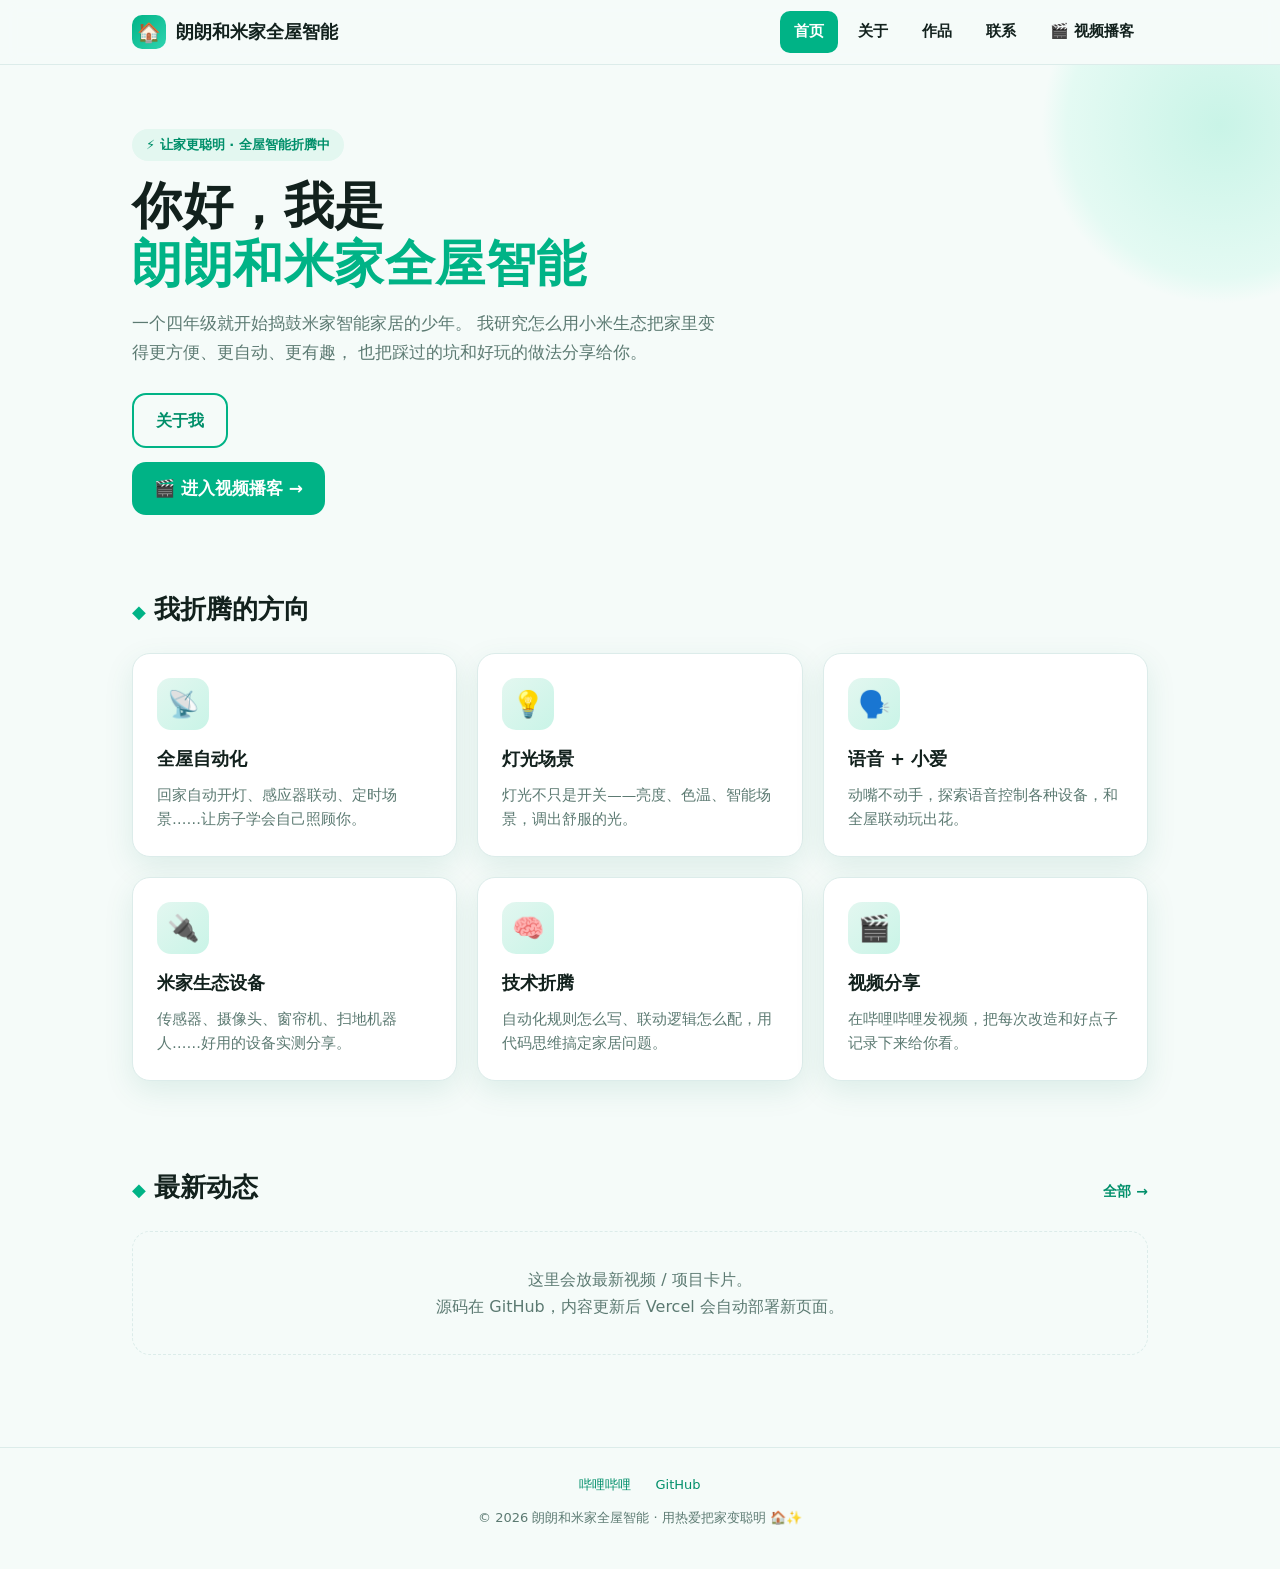
<file: index.html>
<!DOCTYPE html>
<html lang="zh-CN">
<head>
<meta charset="UTF-8">
<meta name="viewport" content="width=device-width, initial-scale=1.0">
<title>朗朗和米家全屋智能 · 首页</title>
<meta name="description" content="朗朗和米家全屋智能 —— 一个少年折腾智能家居的个人主页。让家更聪明，欢迎交流。">
<link rel="stylesheet" href="css/style.css">
<link rel="icon" href="images/favicon.svg" type="image/svg+xml">
</head>
<body>

<header class="site-head">
  <div class="wrap nav">
    <a class="brand" href="index.html">
      <span class="dot">🏠</span> 朗朗和米家全屋智能
    </a>
    <nav class="nav-links">
      <a href="index.html" class="active">首页</a>
      <a href="about.html">关于</a>
      <a href="works.html">作品</a>
      <a href="contact.html">联系</a>
      <a href="https://www.blog-lang0768.cc.cd" target="_blank" rel="noopener">🎬 视频播客</a>
    </nav>
  </div>
</header>

<section class="hero">
  <div class="wrap">
    <span class="eyebrow">⚡ 让家更聪明 · 全屋智能折腾中</span>
    <h1 class="site-title">你好，我是<br><span class="hilite">朗朗和米家全屋智能</span></h1>
    <p class="hero-desc">
      一个四年级就开始捣鼓米家智能家居的少年。
      我研究怎么用小米生态把家里变得更方便、更自动、更有趣，
      也把踩过的坑和好玩的做法分享给你。
    </p>
    <div class="hero-actions">
      <a class="btn btn-ghost" href="about.html">关于我</a>
    </div>
    <div style="margin-top:14px;">
      <a class="btn btn-primary" href="https://www.blog-lang0768.cc.cd" target="_blank" rel="noopener" style="font-size:17px;">🎬 进入视频播客 →</a>
    </div>
  </div>
</section>

<section>
  <div class="wrap">
    <div class="sec-head">
      <h2 class="sec-title">我折腾的方向</h2>
    </div>
    <div class="grid g-3">
      <div class="card">
        <div class="ico">📡</div>
        <h3>全屋自动化</h3>
        <p>回家自动开灯、感应器联动、定时场景……让房子学会自己照顾你。</p>
      </div>
      <div class="card">
        <div class="ico">💡</div>
        <h3>灯光场景</h3>
        <p>灯光不只是开关——亮度、色温、智能场景，调出舒服的光。</p>
      </div>
      <div class="card">
        <div class="ico">🗣️</div>
        <h3>语音 + 小爱</h3>
        <p>动嘴不动手，探索语音控制各种设备，和全屋联动玩出花。</p>
      </div>
      <div class="card">
        <div class="ico">🔌</div>
        <h3>米家生态设备</h3>
        <p>传感器、摄像头、窗帘机、扫地机器人……好用的设备实测分享。</p>
      </div>
      <div class="card">
        <div class="ico">🧠</div>
        <h3>技术折腾</h3>
        <p>自动化规则怎么写、联动逻辑怎么配，用代码思维搞定家居问题。</p>
      </div>
      <div class="card">
        <div class="ico">🎬</div>
        <h3>视频分享</h3>
        <p>在哔哩哔哩发视频，把每次改造和好点子记录下来给你看。</p>
      </div>
    </div>
  </div>
</section>

<section>
  <div class="wrap">
    <div class="sec-head">
      <h2 class="sec-title">最新动态</h2>
      <a class="sec-more" href="works.html">全部 →</a>
    </div>
    <div class="placeholder">
      这里会放最新视频 / 项目卡片。<br>
      源码在 GitHub，内容更新后 Vercel 会自动部署新页面。
    </div>
  </div>
</section>

<footer class="site-foot">
  <div class="wrap">
    <div class="links">
      <a href="https://space.bilibili.com/3546787713387052" target="_blank" rel="noopener">哔哩哔哩</a>
      <a href="https://github.com/" target="_blank" rel="noopener">GitHub</a>
    </div>
    <p style="margin-top:10px;">© 2026 朗朗和米家全屋智能 · 用热爱把家变聪明 🏠✨</p>
  </div>
</footer>

</body>
</html>
</file>
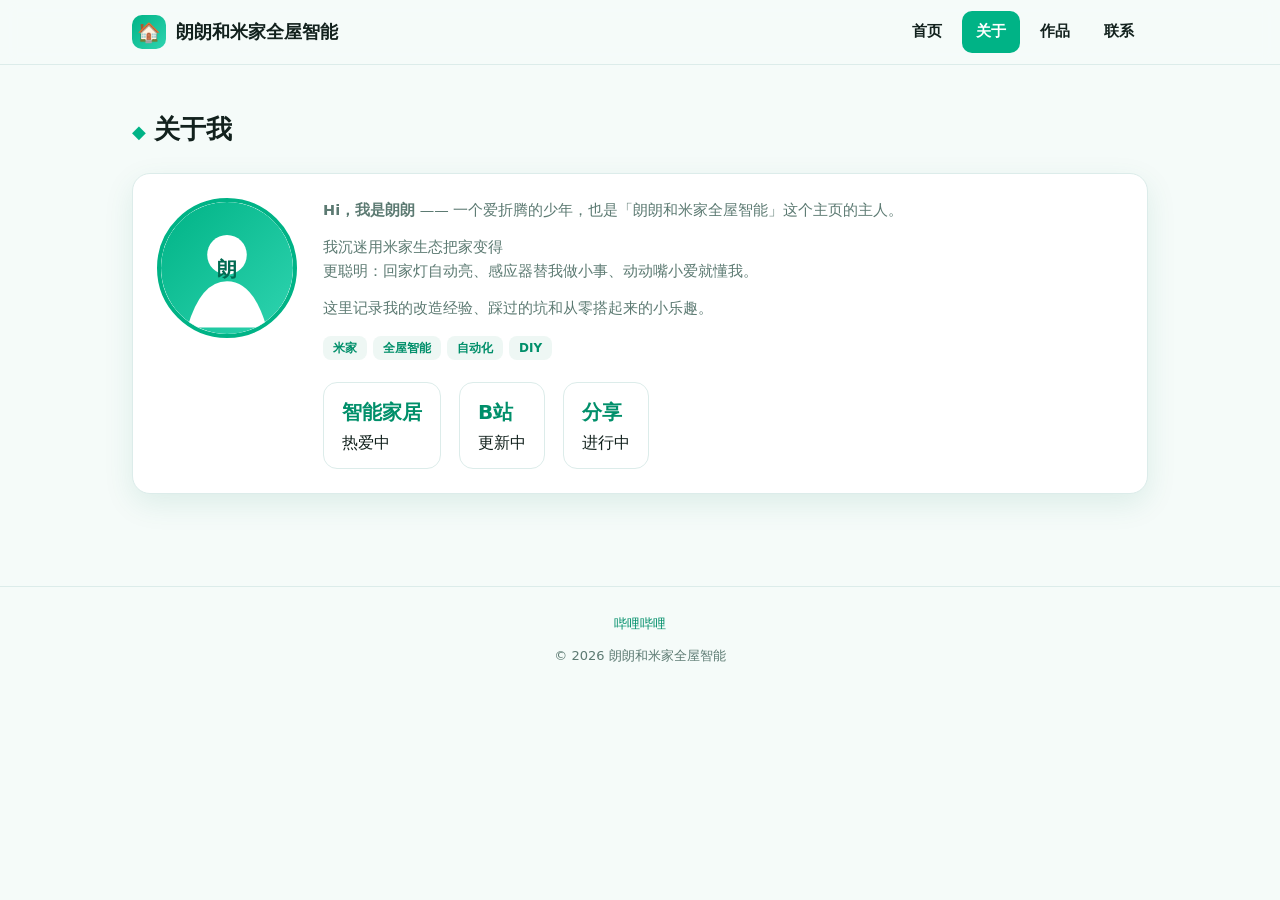
<file: about.html>
<!DOCTYPE html>
<html lang="zh-CN">
<head>
<meta charset="UTF-8">
<meta name="viewport" content="width=device-width, initial-scale=1.0">
<title>关于我 · 朗朗和米家全屋智能</title>
<meta name="description" content="关于朗朗 —— 一个四年级开始折腾米家全屋智能的少年的自我介绍。">
<link rel="stylesheet" href="css/style.css">
</head>
<body>

<header class="site-head">
  <div class="wrap nav">
    <a class="brand" href="index.html"><span class="dot">🏠</span> 朗朗和米家全屋智能</a>
    <nav class="nav-links">
      <a href="index.html">首页</a>
      <a href="about.html" class="active">关于</a>
      <a href="works.html">作品</a>
      <a href="contact.html">联系</a>
    </nav>
  </div>
</header>

<section>
  <div class="wrap">
    <div class="sec-head"><h2 class="sec-title">关于我</h2></div>
    <div class="card about-card">
      <img class="avatar" src="images/avatar.svg" alt="头像占位" onerror="this.style.display='none'">
      <div class="about-txt">
        <p><b>Hi，我是朗朗</b> —— 一个爱折腾的少年，也是「朗朗和米家全屋智能」这个主页的主人。</p>
        <p>我沉迷用米家生态把家变得<br>更聪明：回家灯自动亮、感应器替我做小事、动动嘴小爱就懂我。</p>
        <p>这里记录我的改造经验、踩过的坑和从零搭起来的小乐趣。</p>
        <div style="margin-top:8px;">
          <span class="tag">米家</span><span class="tag">全屋智能</span><span class="tag">自动化</span><span class="tag">DIY</span>
        </div>
        <div class="stat-row">
          <div class="stat"><b>智能家居</b><br>热爱中</div>
          <div class="stat"><b>B站</b><br>更新中</div>
          <div class="stat"><b>分享</b><br>进行中</div>
        </div>
      </div>
    </div>
  </div>
</section>

<footer class="site-foot">
  <div class="wrap">
    <div class="links">
      <a href="https://space.bilibili.com/3546787713387052" target="_blank" rel="noopener">哔哩哔哩</a>
    </div>
    <p style="margin-top:10px;">© 2026 朗朗和米家全屋智能</p>
  </div>
</footer>

</body>
</html>
</file>
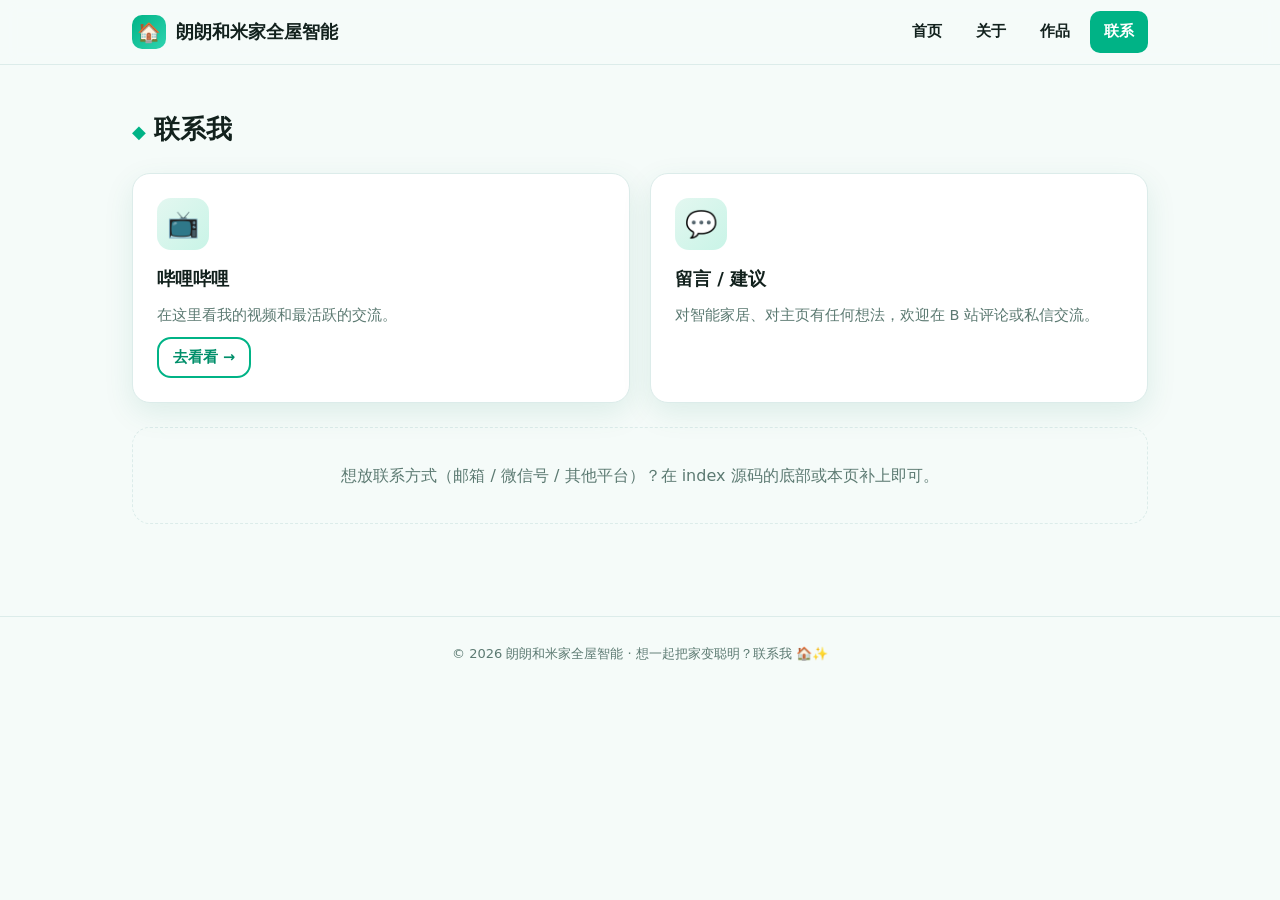
<file: contact.html>
<!DOCTYPE html>
<html lang="zh-CN">
<head>
<meta charset="UTF-8">
<meta name="viewport" content="width=device-width, initial-scale=1.0">
<title>联系我 · 朗朗和米家全屋智能</title>
<meta name="description" content="联系朗朗 —— B站、邮箱等交流方式。">
<link rel="stylesheet" href="css/style.css">
</head>
<body>

<header class="site-head">
  <div class="wrap nav">
    <a class="brand" href="index.html"><span class="dot">🏠</span> 朗朗和米家全屋智能</a>
    <nav class="nav-links">
      <a href="index.html">首页</a>
      <a href="about.html">关于</a>
      <a href="works.html">作品</a>
      <a href="contact.html" class="active">联系</a>
    </nav>
  </div>
</header>

<section>
  <div class="wrap">
    <div class="sec-head"><h2 class="sec-title">联系我</h2></div>
    <div class="grid g-2">
      <div class="card">
        <div class="ico">📺</div>
        <h3>哔哩哔哩</h3>
        <p>在这里看我的视频和最活跃的交流。</p>
        <p style="margin-top:10px;"><a href="https://space.bilibili.com/3546787713387052" target="_blank" rel="noopener" class="btn btn-ghost" style="padding:6px 14px;">去看看 →</a></p>
      </div>
      <div class="card">
        <div class="ico">💬</div>
        <h3>留言 / 建议</h3>
        <p>对智能家居、对主页有任何想法，欢迎在 B 站评论或私信交流。</p>
      </div>
    </div>
    <div class="placeholder" style="margin-top:24px;">
      想放联系方式（邮箱 / 微信号 / 其他平台）？在 index 源码的底部或本页补上即可。
    </div>
  </div>
</section>

<footer class="site-foot">
  <div class="wrap">
    <p>© 2026 朗朗和米家全屋智能 · 想一起把家变聪明？联系我 🏠✨</p>
  </div>
</footer>

</body>
</html>
</file>
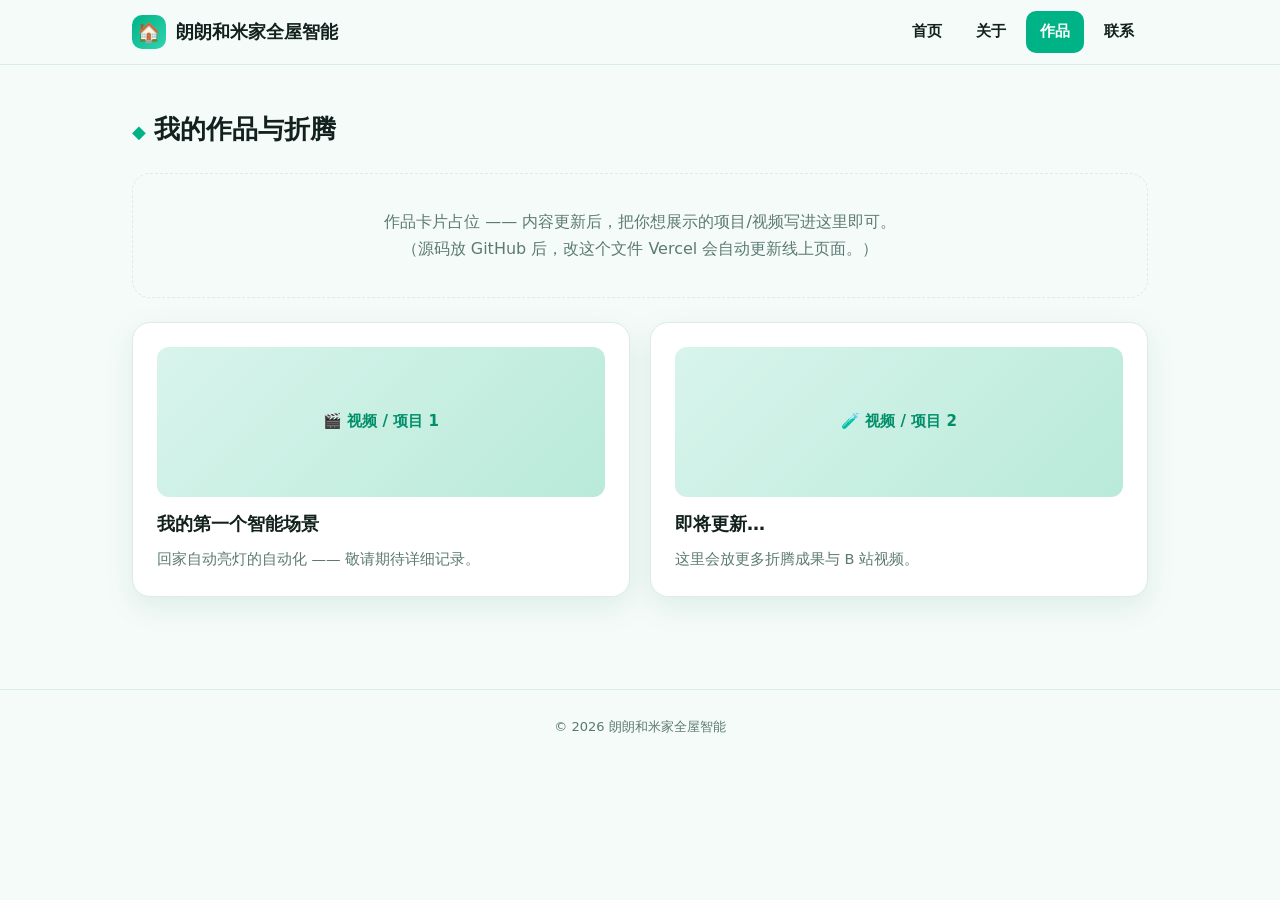
<file: works.html>
<!DOCTYPE html>
<html lang="zh-CN">
<head>
<meta charset="UTF-8">
<meta name="viewport" content="width=device-width, initial-scale=1.0">
<title>作品 · 朗朗和米家全屋智能</title>
<meta name="description" content="朗朗的作品 —— 米家全屋智能的改造记录、B站视频分享。">
<link rel="stylesheet" href="css/style.css">
</head>
<body>

<header class="site-head">
  <div class="wrap nav">
    <a class="brand" href="index.html"><span class="dot">🏠</span> 朗朗和米家全屋智能</a>
    <nav class="nav-links">
      <a href="index.html">首页</a>
      <a href="about.html">关于</a>
      <a href="works.html" class="active">作品</a>
      <a href="contact.html">联系</a>
    </nav>
  </div>
</header>

<section>
  <div class="wrap">
    <div class="sec-head"><h2 class="sec-title">我的作品与折腾</h2></div>

    <div class="placeholder" style="margin-bottom:24px;">
      作品卡片占位 —— 内容更新后，把你想展示的项目/视频写进这里即可。<br>
      （源码放 GitHub 后，改这个文件 Vercel 会自动更新线上页面。）
    </div>

    <div class="grid g-2">
      <div class="card t-card">
        <div class="thumb">🎬 视频 / 项目 1</div>
        <h3>我的第一个智能场景</h3>
        <p>回家自动亮灯的自动化 —— 敬请期待详细记录。</p>
      </div>
      <div class="card t-card">
        <div class="thumb">🧪 视频 / 项目 2</div>
        <h3>即将更新…</h3>
        <p>这里会放更多折腾成果与 B 站视频。</p>
      </div>
    </div>
  </div>
</section>

<footer class="site-foot">
  <div class="wrap">
    <p>© 2026 朗朗和米家全屋智能</p>
  </div>
</footer>

</body>
</html>
</file>
<file: css/style.css>
/* =========================================================
   朗朗和米家全屋智能 · 新站样式
   风格：清爽科技 · 智能家居感 · 青绿色系
   支持桌面 + 手机
   ========================================================= */

:root{
  --bg:#f5fbf9;            /* 页面背景 浅青白 */
  --card:#ffffff;
  --ink:#12211d;           /* 主文字 深青黑 */
  --muted:#5c7a72;         /* 次要文字 */
  --brand:#00b386;         /* 主色 青绿(米家系智能感) */
  --brand-dk:#008f6a;
  --accent:#ff9f43;        /* 强调 暖橙(点缀) */
  --line:#dcecea;
  --radius:18px;
  --shadow:0 10px 30px rgba(0,120,90,.10);
}
*{ margin:0; padding:0; box-sizing:border-box; }
html{ scroll-behavior:smooth; }
body{
  font-family:"PingFang SC","Microsoft YaHei","Segoe UI",system-ui,sans-serif;
  background:var(--bg); color:var(--ink); line-height:1.7;
  -webkit-font-smoothing:antialiased;
}
a{ color:var(--brand-dk); text-decoration:none; }
.wrap{ max-width:1060px; margin:0 auto; padding:0 22px; }

/* ---------- 顶栏 ---------- */
.site-head{
  position:sticky; top:0; z-index:50;
  background:rgba(245,251,249,.85);
  backdrop-filter:blur(8px);
  border-bottom:1px solid var(--line);
}
.nav{ display:flex; align-items:center; justify-content:space-between; height:64px; }
.brand{ display:flex; align-items:center; gap:10px; font-weight:800; font-size:18px; color:var(--ink); }
.brand .dot{
  width:34px;height:34px;border-radius:10px;flex:none;
  background:linear-gradient(135deg,var(--brand),#2fd4b0);
  display:grid;place-items:center;color:#fff;font-size:19px;
}
.nav-links{ display:flex; gap:6px; }
.nav-links a{
  padding:8px 14px; border-radius:10px; color:var(--ink); font-weight:600; font-size:15px;
}
.nav-links a:hover{ background:#e6f6f1; color:var(--brand-dk); }
.nav-links a.active{ background:var(--brand); color:#fff; }

/* ---------- 首页 Hero ---------- */
.hero{
  position:relative; overflow:hidden; padding:64px 0 30px;
}
.hero::before{
  content:""; position:absolute; right:-120px; top:-120px;
  width:360px;height:360px;border-radius:50%;
  background:radial-gradient(circle,#c9f4e7,#e4faf3 60%,transparent 70%);
}
.hero .wrap{ position:relative; }
.eyebrow{
  display:inline-block; padding:5px 14px; border-radius:999px;
  background:#e3f7f0; color:var(--brand-dk); font-size:13px; font-weight:700;
  margin-bottom:16px;
}
h1.site-title{
  font-size:clamp(30px,5.2vw,50px); line-height:1.16; font-weight:900; letter-spacing:.5px;
}
h1.site-title .hilite{ color:var(--brand); }
.hero-desc{ margin-top:16px; max-width:600px; color:var(--muted); font-size:17px; }
.hero-actions{ margin-top:26px; display:flex; gap:14px; flex-wrap:wrap; }
.btn{
  display:inline-flex; align-items:center; gap:8px; font-weight:700;
  padding:12px 22px; border-radius:14px; transition:.18s; cursor:pointer;
}
.btn-primary{ background:var(--brand); color:#fff; }
.btn-primary:hover{ background:var(--brand-dk); transform:translateY(-2px); }
.btn-ghost{ background:transparent; border:2px solid var(--brand); color:var(--brand-dk); }
.btn-ghost:hover{ background:#e3f7f0; }

/* ---------- 分区 ---------- */
section{ padding:42px 0; }
.sec-head{ display:flex; align-items:baseline; justify-content:space-between; margin-bottom:22px; }
h2.sec-title{ font-size:26px; font-weight:800; }
h2.sec-title::before{ content:"◆"; color:var(--brand); margin-right:8px; font-size:18px; }
.sec-more{ font-size:14px; color:var(--brand-dk); font-weight:600; }

/* ---------- 卡片网格 ---------- */
.grid{ display:grid; gap:20px; }
.g-3{ grid-template-columns:repeat(3,1fr); }
.g-2{ grid-template-columns:repeat(2,1fr); }
.card{
  background:var(--card); border:1px solid var(--line); border-radius:var(--radius);
  padding:24px; box-shadow:var(--shadow); transition:.2s;
}
.card:hover{ transform:translateY(-4px); box-shadow:0 16px 40px rgba(0,120,90,.16); }
.card .ico{
  width:52px;height:52px;border-radius:14px;
  background:linear-gradient(135deg,#e3f7f0,#c9f4e7);
  display:grid;place-items:center;font-size:26px;margin-bottom:14px;
}
.card h3{ font-size:18px; margin-bottom:8px; }
.card p{ color:var(--muted); font-size:14.5px; }
.pill{ font-size:12px; }

/* ---------- 关于 ---------- */
.about-card{ display:flex; gap:26px; align-items:flex-start; flex-wrap:wrap; }
.avatar{
  width:140px;height:140px;border-radius:50%; object-fit:cover; flex:none;
  border:4px solid var(--brand);
}
.about-txt{ flex:1; min-width:240px; }
.about-txt p{ margin-bottom:12px; }
.about-txt ul{ padding-left:20px; color:var(--muted); }
.stat-row{ display:flex; gap:18px; flex-wrap:wrap; margin-top:14px; }
.stat{ background:#fff; border:1px solid var(--line); border-radius:14px; padding:12px 18px; }
.stat b{ font-size:20px; color:var(--brand-dk); }

/* ---------- 常见区块共用 ---------- */
.tag{ display:inline-block; background:#eef7f4; color:var(--brand-dk); border-radius:8px;
  padding:2px 10px; font-size:12px; margin:0 6px 8px 0; font-weight:600; }

/* ---------- 页脚 ---------- */
.site-foot{ margin-top:50px; border-top:1px solid var(--line); padding:26px 0 40px; color:var(--muted); font-size:13px; text-align:center; }
.site-foot .links a{ margin:0 10px; }

/* ---------- 空状态 / 留言 ---------- */
.placeholder{
  border:1px dashed var(--line); border-radius:var(--radius); padding:34px; text-align:center; color:var(--muted);
}

/* 缩略卡片(视频/文章) */
.t-card .thumb{
  height:150px; border-radius:12px; margin-bottom:12px;
  background:linear-gradient(135deg,#d8f4ec,#b9ead9);
  display:grid;place-items:center;font-size:15px;color:var(--brand-dk);font-weight:600;
}

/* ---------- 手机适配 ---------- */
@media (max-width:720px){
  .g-3{ grid-template-columns:1fr; }
  .g-2{ grid-template-columns:1fr; }
  .nav-links a{ padding:8px 10px; font-size:14px; }
  .about-card{ flex-direction:column; align-items:center; text-align:center; }
  .about-txt ul{ text-align:left; }
  section{ padding:30px 0; }
}
</file>
